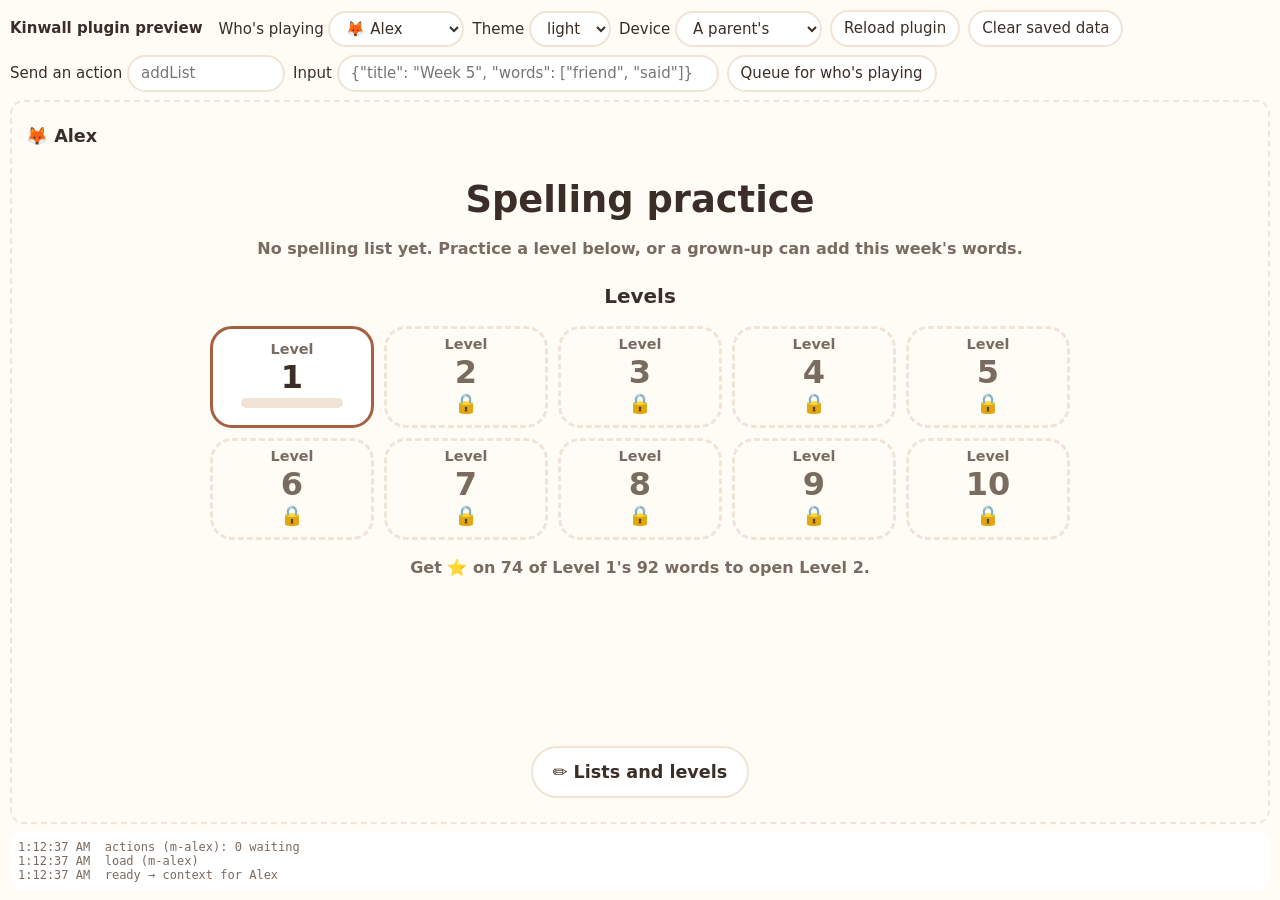
<file: dev/index.html>
<!doctype html>
<html lang="en">
<head>
  <meta charset="utf-8">
  <meta name="viewport" content="width=device-width, initial-scale=1">
  <title>Kinwall plugin preview</title>
  <style>
    :root { --bg: #FFFBF5; --card: #FFFFFF; --text: #3A2E27; --dim: #7A6B60; --accent: #A5613F; --accent-ink: #FFFFFF; --border: #F1E4D6; }
    [data-theme="dark"] { --bg: #1C1712; --card: #2A221B; --text: #F3EAE0; --dim: #B3A395; --accent: #FF9E7A; --accent-ink: #2A1A12; --border: #3D3128; }
    * { box-sizing: border-box; }
    html, body { margin: 0; height: 100%; background: var(--bg); color: var(--text); font: 15px/1.4 system-ui, sans-serif; }
    body { display: grid; grid-template-rows: auto auto 1fr auto; gap: 8px; padding: 10px; }
    .bar { display: flex; flex-wrap: wrap; gap: 8px; align-items: center; }
    .bar strong { margin-right: 8px; }
    select, button, input { font: inherit; padding: 6px 12px; border-radius: 999px; border: 2px solid var(--border); background: var(--card); color: var(--text); }
    iframe { width: 100%; height: 100%; border: 2px dashed var(--border); border-radius: 14px; background: var(--card); }
    #log { max-height: 140px; overflow: auto; margin: 0; padding: 8px; border-radius: 10px; background: var(--card); color: var(--dim); font: 12px ui-monospace, monospace; }
  </style>
</head>
<body>
  <!-- A stand-in for Kinwall's side of kinwall.js, so you can build without running Kinwall.
       Serve the repo root (e.g. `python3 -m http.server 8000`) and open http://localhost:8000/dev/.
       Saved data lives in this page's localStorage. Kinwall itself also forbids network access;
       this preview doesn't, so check the Limits in README.md. -->
  <div class="bar">
    <strong>Kinwall plugin preview</strong>
    <label>Who's playing <select id="who"></select></label>
    <label>Theme <select id="theme"><option>light</option><option>dark</option></select></label>
    <label>Device <select id="device"><option value="parent">A parent's</option><option value="wall">Wall or kid's</option><option value="">Older Kinwall</option></select></label>
    <button id="reload">Reload plugin</button>
    <button id="clear">Clear saved data</button>
  </div>
  <div class="bar">
    <label>Send an action <input id="action-name" placeholder="addList" size="12"></label>
    <label>Input <input id="action-input" placeholder='{"title": "Week 5", "words": ["friend", "said"]}' size="40"></label>
    <button id="action-send">Queue for who's playing</button>
  </div>
  <iframe id="plugin" title="Plugin" sandbox="allow-scripts"></iframe>
  <pre id="log"></pre>
  <script>
    // Example family; ids are what your plugin sees as ctx.member.id.
    const MEMBERS = [
      { id: 'm-alex', name: 'Alex', avatar: '🦊', color: '#FFB86B' },
      { id: 'm-sam', name: 'Sam', avatar: '🐢', color: '#7AB8FF' },
      { id: 'm-maya', name: 'Maya', avatar: '🦄', color: '#7ED9A6' },
      { id: 'm-leo', name: 'Leo', avatar: '🦖', color: '#FF8FA3' },
    ]
    const $ = id => document.getElementById(id)
    const frame = $('plugin')
    $('who').innerHTML = MEMBERS.map(m => `<option value="${m.id}">${m.avatar} ${m.name}</option>`).join('') + '<option value="">Just playing</option>'
    const log = line => { $('log').textContent = `${new Date().toLocaleTimeString()}  ${line}\n` + $('log').textContent }
    const storeKey = scope => `kinwall-dev:${scope}`
    const read = scope => JSON.parse(localStorage.getItem(storeKey(scope)) || '{}')
    const write = (scope, data) => localStorage.setItem(storeKey(scope), JSON.stringify(data))
    const theme = () => {
      const css = getComputedStyle(document.documentElement)
      const v = n => css.getPropertyValue(n).trim()
      return { bg: v('--bg'), card: v('--card'), text: v('--text'), dim: v('--dim'), accent: v('--accent'), accentInk: v('--accent-ink'), border: v('--border'), font: 'system-ui, sans-serif', dark: $('theme').value === 'dark' }
    }
    // ctx.parent: true on a parent's device, false on wall screens and kids' devices. ctx.canSpeak:
    // Kinwall.speak works. Older Kinwall sends neither.
    const newer = () => ($('device').value ? { parent: $('device').value === 'parent', canSpeak: 'speechSynthesis' in window } : {})
    const load = () => { document.documentElement.dataset.theme = $('theme').value; frame.src = '../index.html?' + Date.now() }
    const reply = (msg, ok, value, error) => frame.contentWindow.postMessage({ kinwall: 1, re: msg.id, ok, value, error }, '*')

    window.addEventListener('message', e => {
      if (e.source !== frame.contentWindow) return // like Kinwall: only this frame
      const msg = e.data
      if (!msg || msg.kinwall !== 1) return
      const member = MEMBERS.find(m => m.id === $('who').value) || null
      const scope = msg.shared ? 'shared' : (member ? member.id : '')
      if (msg.type === 'ready') {
        frame.contentWindow.postMessage({ kinwall: 1, type: 'context', context: { member, theme: theme(), textScale: 'm', reducedMotion: matchMedia('(prefers-reduced-motion: reduce)').matches, locale: navigator.language, ...newer() } }, '*')
        log(`ready → context for ${member ? member.name : 'nobody'}`)
      } else if (msg.type === 'load') {
        reply(msg, true, read(scope)); log(`load (${scope || 'just playing'})`)
      } else if (msg.type === 'save') {
        // Same limits as Kinwall: 64-character keys, 16 KB per value, 100 keys per person.
        const text = JSON.stringify(msg.value ?? null)
        if (typeof msg.key !== 'string' || !msg.key || msg.key.length > 64) return reply(msg, false, undefined, 'key must be 1-64 characters')
        if (text.length > 16 * 1024) return reply(msg, false, undefined, 'A saved value can be at most 16 KB')
        const data = read(scope)
        if (msg.value === null || msg.value === undefined) delete data[msg.key]
        else if (!(msg.key in data) && Object.keys(data).length >= 100) return reply(msg, false, undefined, 'At most 100 values per person')
        else data[msg.key] = msg.value
        write(scope, data); reply(msg, true); log(`save ${msg.key} = ${text} (${scope || 'just playing'})`)
      } else if (msg.type === 'speak') {
        // Kinwall.speak: Kinwall says it (here, with this page's voice) and answers once it's done.
        const u = new SpeechSynthesisUtterance(String(msg.text).slice(0, 500))
        u.rate = msg.rate || 1; u.lang = msg.lang || 'en-US'
        u.onend = u.onerror = () => reply(msg, true)
        speechSynthesis.cancel(); speechSynthesis.speak(u); log(`speak "${u.text}"`)
      } else if (msg.type === 'stopSpeaking') {
        speechSynthesis.cancel(); log('stopSpeaking')
      } else if (msg.type === 'actions') {
        // Kinwall.actions(): what's waiting for this person (Kinwall queues these from the REST API or MCP).
        const list = readQueue(scope)
        list.forEach(a => given.add(a.id))
        reply(msg, true, list); log(`actions (${scope || 'just playing'}): ${list.length} waiting`)
      } else if (msg.type === 'done') {
        // Kinwall.done(id): only an action this frame was given.
        if (!given.has(msg.item)) return reply(msg, false, undefined, 'Not an action this activity was given')
        writeQueue(scope, readQueue(scope).filter(a => a.id !== msg.item)); given.delete(msg.item)
        reply(msg, true); log(`done ${msg.item}`)
      } else if (msg.type === 'close') {
        log('close (Kinwall goes back to Activities)')
      }
    })
    // Queued actions, like Kinwall's POST /api/plugins/{id}/actions/{name}. Kinwall also checks the
    // input against the manifest's shape; this preview doesn't.
    const given = new Set()
    const readQueue = scope => JSON.parse(localStorage.getItem(`kinwall-dev-actions:${scope}`) || '[]')
    const writeQueue = (scope, list) => localStorage.setItem(`kinwall-dev-actions:${scope}`, JSON.stringify(list))
    $('action-send').onclick = () => {
      let input
      try { input = JSON.parse($('action-input').value || '{}') } catch { return log('action input must be JSON') }
      const name = $('action-name').value.trim()
      if (!/^[a-z][a-zA-Z0-9]{0,31}$/.test(name)) return log('action names start with a lowercase letter, like addList')
      const scope = $('who').value
      writeQueue(scope, [...readQueue(scope), { id: String(Date.now()), action: name, input, createdAt: new Date().toISOString() }])
      log(`queued ${name} ${JSON.stringify(input)}`)
      frame.contentWindow.postMessage({ kinwall: 1, type: 'actions' }, '*') // Kinwall nudges an open plugin too
    }
    $('who').onchange = load
    $('theme').onchange = load
    $('device').onchange = load
    $('reload').onclick = load
    $('clear').onclick = () => { Object.keys(localStorage).filter(k => k.startsWith('kinwall-dev')).forEach(k => localStorage.removeItem(k)); log('cleared saved data'); load() }
    load()
  </script>
</body>
</html>
</file>
